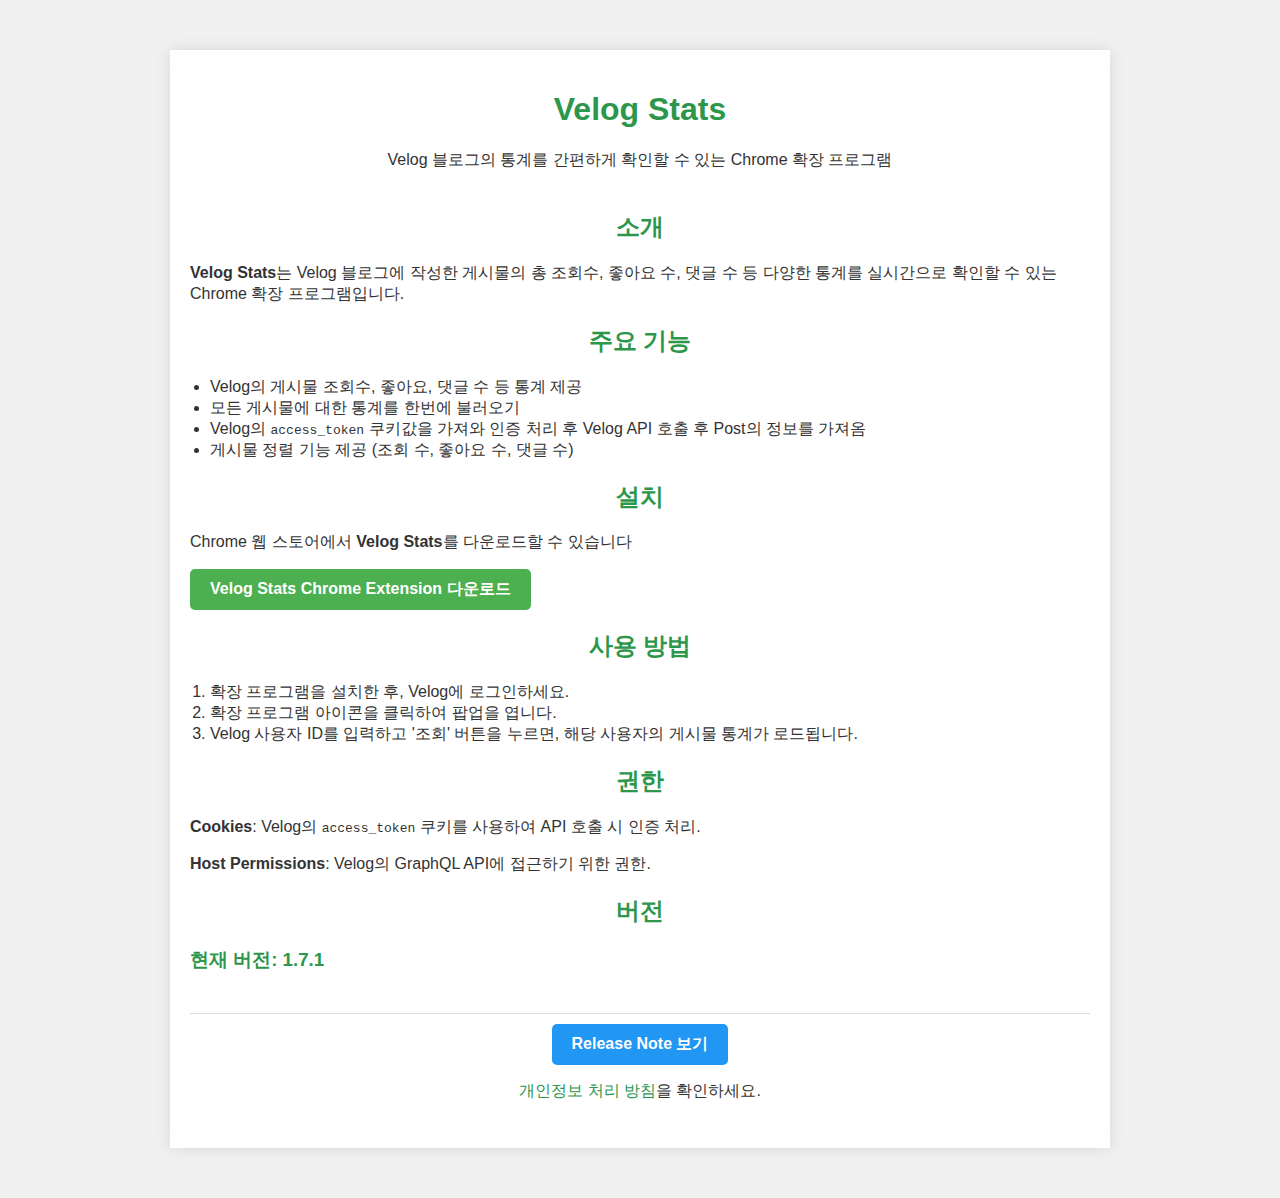
<file: pages/index.html>
<!DOCTYPE html>
<html lang="ko">
  <head>
    <meta charset="UTF-8" />
    <meta name="viewport" content="width=device-width, initial-scale=1.0" />
    <title>Velog Stats</title>
    <link rel="stylesheet" href="index_styles.css" />
  </head>
  <body>
    <div class="container">
      <header>
        <h1>Velog Stats</h1>
        <p>
          Velog 블로그의 통계를 간편하게 확인할 수 있는 Chrome 확장 프로그램
        </p>
      </header>

      <section class="intro">
        <h2>소개</h2>
        <p>
          <strong>Velog Stats</strong>는 Velog 블로그에 작성한 게시물의 총
          조회수, 좋아요 수, 댓글 수 등 다양한 통계를 실시간으로 확인할 수 있는
          Chrome 확장 프로그램입니다.
        </p>
      </section>

      <section class="features">
        <h2>주요 기능</h2>
        <ul>
          <li>Velog의 게시물 조회수, 좋아요, 댓글 수 등 통계 제공</li>
          <li>모든 게시물에 대한 통계를 한번에 불러오기</li>
          <li>
            Velog의 <code>access_token</code> 쿠키값을 가져와 인증 처리 후 Velog
            API 호출 후 Post의 정보를 가져옴
          </li>
          <li>게시물 정렬 기능 제공 (조회 수, 좋아요 수, 댓글 수)</li>
        </ul>
      </section>

      <section class="installation">
        <h2>설치</h2>
        <p>
          Chrome 웹 스토어에서 <strong>Velog Stats</strong>를 다운로드할 수
          있습니다
        </p>
        <a
          href="https://chromewebstore.google.com/detail/velog-stats/dgdmogoodedabnaklhlohncclnjalfad?authuser=0&hl=en"
          class="btn"
          >Velog Stats Chrome Extension 다운로드</a
        >
      </section>

      <section class="usage">
        <h2>사용 방법</h2>
        <ol>
          <li>확장 프로그램을 설치한 후, Velog에 로그인하세요.</li>
          <li>확장 프로그램 아이콘을 클릭하여 팝업을 엽니다.</li>
          <li>
            Velog 사용자 ID를 입력하고 '조회' 버튼을 누르면, 해당 사용자의
            게시물 통계가 로드됩니다.
          </li>
        </ol>
      </section>

      <section class="permissions">
        <h2>권한</h2>
        <p>
          <strong>Cookies</strong>: Velog의 <code>access_token</code> 쿠키를
          사용하여 API 호출 시 인증 처리.
        </p>
        <p>
          <strong>Host Permissions</strong>: Velog의 GraphQL API에 접근하기 위한
          권한.
        </p>
      </section>

      <section class="release-notes">
        <h2>버전</h2>
        <h3>현재 버전: 1.7.1</h3>
      </section>

      <footer>
        <a href="release-notes.html" class="btn-secondary">Release Note 보기</a>
        <p>
          <a href="../privacy-policy.md">개인정보 처리 방침</a>을 확인하세요.
        </p>
      </footer>
    </div>
  </body>
</html>
</file>
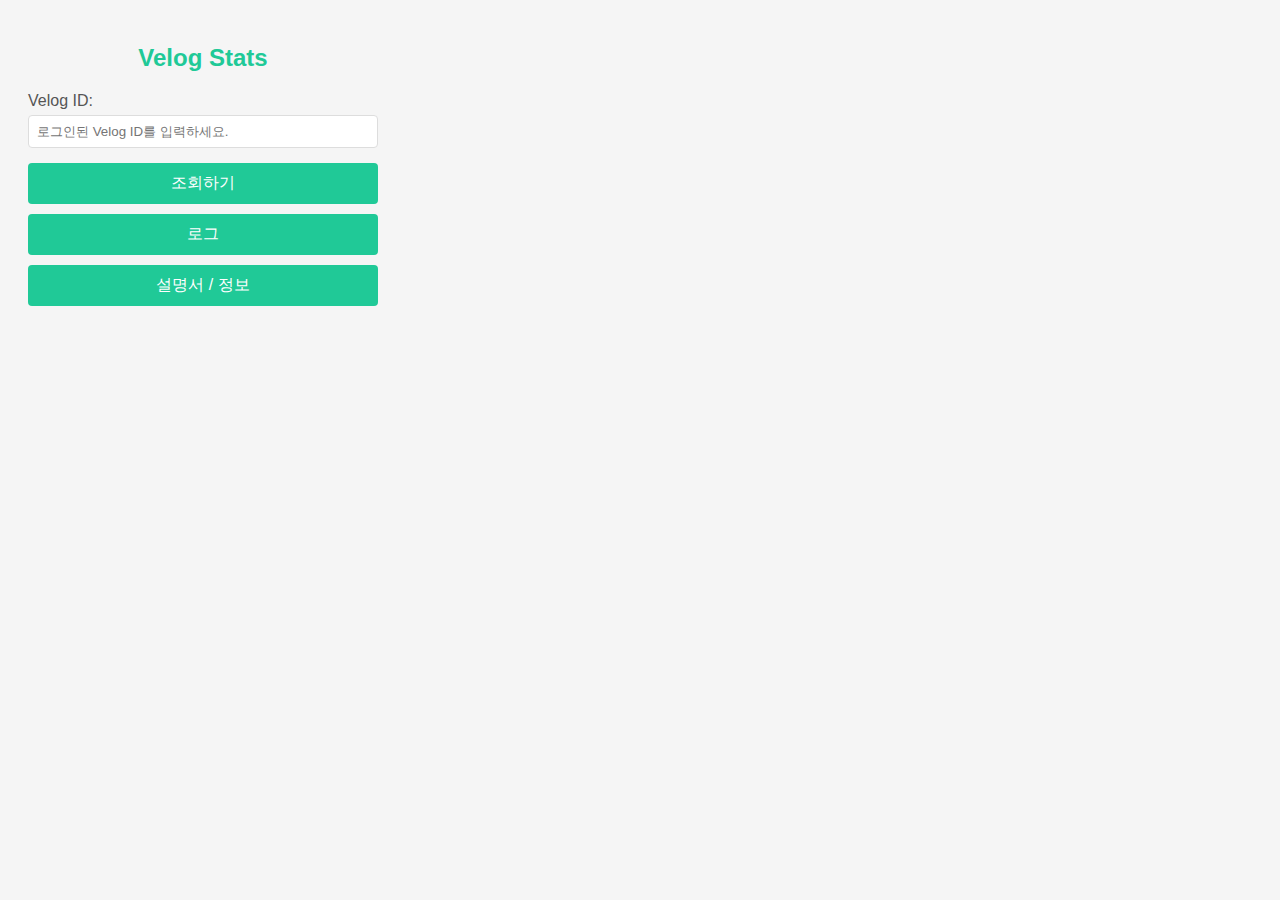
<file: popup.html>
<!DOCTYPE html>
<html lang="ko">
  <head>
    <meta charset="UTF-8" />
    <meta name="viewport" content="width=device-width, initial-scale=1.0" />
    <title>Velog 통계</title>
    <link rel="stylesheet" href="styles.css" />
  </head>
  <body>
    <h1>Velog Stats</h1>
    <form id="auth-form">
      <div class="form-group">
        <label for="userId">Velog ID:</label>
        <input
          type="text"
          id="userId"
          placeholder="로그인된 Velog ID를 입력하세요."
          required
        />
      </div>
      <button type="submit">조회하기</button>
    </form>
    <button id="manual-button">설명서 / 정보</button>
    <div id="stats"></div>

    <div id="manual-modal" class="modal">
      <div class="modal-content">
        <span class="close">&times;</span>
        <h2>Velog Stats 설명서</h2>
        <p>Velog ID: 본인의 Velog ID를 입력하세요.</p>
        <p>
          나의 ID 확인하기: Velog 로그인 > 내 벨로그 > url 확인
          (velog.io/@{ID}/posts)
        </p>
        <p>
          Velog를 로그인 후 Velog 사이트에서 프로그램을 실행시키면
          access_token을 추출하여 api를 호출 하여 Velog의 통계를 볼 수 있는
          Chrome Extension 입니다.
        </p>
        <p>데이터를 저장하지 않는 HTML, JS로만 이루어져 있습니다.</p>
        <div class="author-info">
          <p>
            GitHub:
            <a href="https://github.com/sssungjin/Velog-Stats" target="_blank"
              >Velog Stats</a
            >
          </p>
          <p>
            Velog:
            <a href="https://velog.io/@sssungjin" target="_blank">@sssungjin</a>
          </p>
          <p>
            Email:
            <a href="mailto:dkdlwls576@gmail.com">dkdlwls576@gmail.com</a>
          </p>
        </div>
      </div>
    </div>

    <script type="module" src="popup.js"></script>
  </body>
</html>
</file>
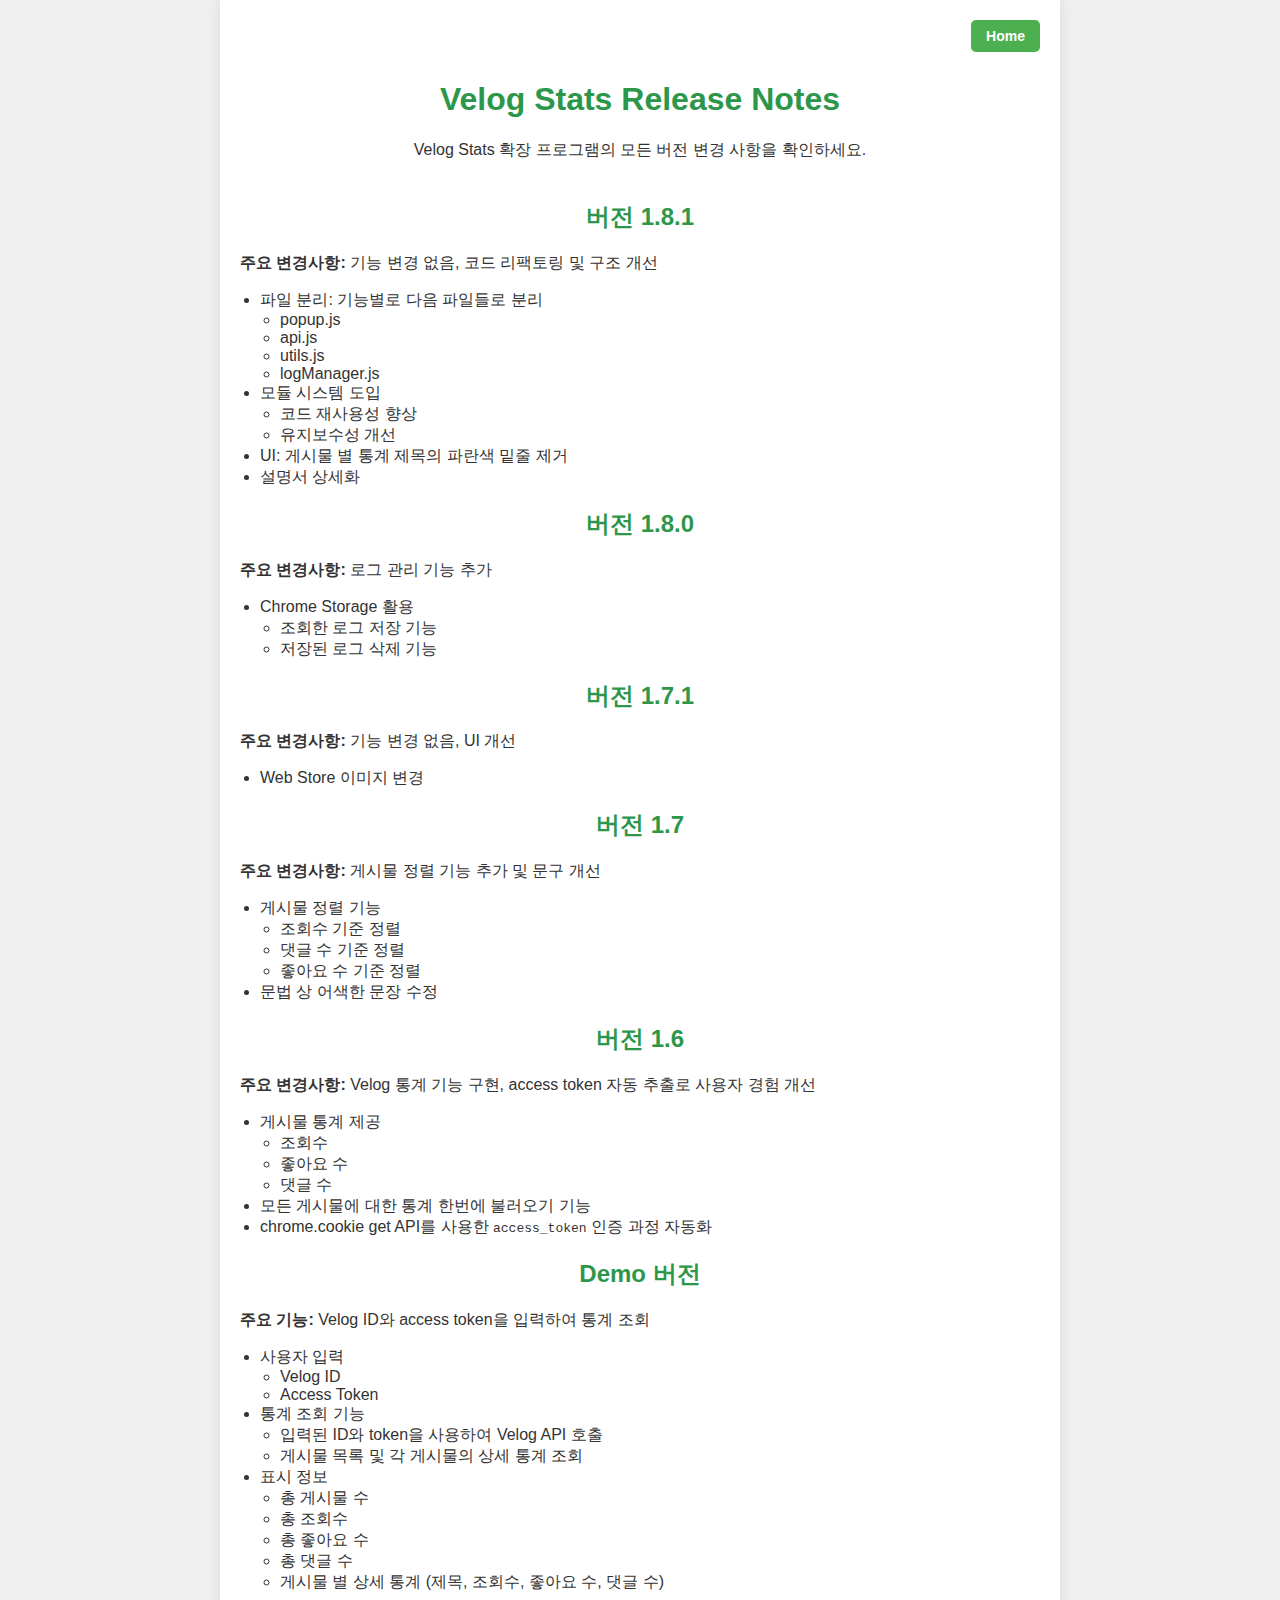
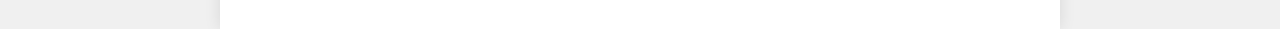
<file: pages/release-notes.html>
<!DOCTYPE html>
<html lang="ko">
  <head>
    <meta charset="UTF-8" />
    <meta name="viewport" content="width=device-width, initial-scale=1.0" />
    <title>Velog Stats Release Notes</title>
    <link rel="stylesheet" href="index_styles.css" />
    <link rel="icon" href="../icon/favicon.png" type="image/x-icon" />
    <style>
      .container {
        position: relative;
        padding-top: 60px;
        max-width: 800px;
        margin: 0 auto;
      }
      .home-button {
        position: absolute;
        top: 20px;
        right: 20px;
        padding: 8px 15px;
        background-color: #4caf50;
        color: white;
        text-decoration: none;
        border-radius: 5px;
        font-size: 14px;
        font-weight: bold;
      }
      @media (max-width: 600px) {
        .container {
          padding-top: 80px;
        }
        .home-button {
          top: 10px;
          right: 10px;
        }
        header h1 {
          font-size: 24px;
        }
        header p {
          font-size: 14px;
        }
      }
    </style>
  </head>
  <body>
    <div class="container">
      <a href="index.html" class="home-button">Home</a>
      <header>
        <h1>Velog Stats Release Notes</h1>
        <p>Velog Stats 확장 프로그램의 모든 버전 변경 사항을 확인하세요.</p>
      </header>

      <section class="release-notes">
        <h2>버전 1.8.1</h2>
        <p>
          <strong>주요 변경사항:</strong> 기능 변경 없음, 코드 리팩토링 및 구조
          개선
        </p>
        <ul>
          <li>
            파일 분리: 기능별로 다음 파일들로 분리
            <ul>
              <li>popup.js</li>
              <li>api.js</li>
              <li>utils.js</li>
              <li>logManager.js</li>
            </ul>
          </li>
          <li>
            모듈 시스템 도입
            <ul>
              <li>코드 재사용성 향상</li>
              <li>유지보수성 개선</li>
            </ul>
          </li>
          <li>UI: 게시물 별 통계 제목의 파란색 밑줄 제거</li>
          <li>설명서 상세화</li>
        </ul>

        <h2>버전 1.8.0</h2>
        <p><strong>주요 변경사항:</strong> 로그 관리 기능 추가</p>
        <ul>
          <li>
            Chrome Storage 활용
            <ul>
              <li>조회한 로그 저장 기능</li>
              <li>저장된 로그 삭제 기능</li>
            </ul>
          </li>
        </ul>

        <h2>버전 1.7.1</h2>
        <p><strong>주요 변경사항:</strong> 기능 변경 없음, UI 개선</p>
        <ul>
          <li>Web Store 이미지 변경</li>
        </ul>

        <h2>버전 1.7</h2>
        <p>
          <strong>주요 변경사항:</strong> 게시물 정렬 기능 추가 및 문구 개선
        </p>
        <ul>
          <li>
            게시물 정렬 기능
            <ul>
              <li>조회수 기준 정렬</li>
              <li>댓글 수 기준 정렬</li>
              <li>좋아요 수 기준 정렬</li>
            </ul>
          </li>
          <li>문법 상 어색한 문장 수정</li>
        </ul>

        <h2>버전 1.6</h2>
        <p>
          <strong>주요 변경사항:</strong> Velog 통계 기능 구현, access token
          자동 추출로 사용자 경험 개선
        </p>
        <ul>
          <li>
            게시물 통계 제공
            <ul>
              <li>조회수</li>
              <li>좋아요 수</li>
              <li>댓글 수</li>
            </ul>
          </li>
          <li>모든 게시물에 대한 통계 한번에 불러오기 기능</li>
          <li>
            chrome.cookie get API를 사용한 <code>access_token</code> 인증 과정
            자동화
          </li>
        </ul>

        <h2>Demo 버전</h2>
        <p>
          <strong>주요 기능:</strong> Velog ID와 access token을 입력하여 통계
          조회
        </p>
        <ul>
          <li>
            사용자 입력
            <ul>
              <li>Velog ID</li>
              <li>Access Token</li>
            </ul>
          </li>
          <li>
            통계 조회 기능
            <ul>
              <li>입력된 ID와 token을 사용하여 Velog API 호출</li>
              <li>게시물 목록 및 각 게시물의 상세 통계 조회</li>
            </ul>
          </li>
          <li>
            표시 정보
            <ul>
              <li>총 게시물 수</li>
              <li>총 조회수</li>
              <li>총 좋아요 수</li>
              <li>총 댓글 수</li>
              <li>게시물 별 상세 통계 (제목, 조회수, 좋아요 수, 댓글 수)</li>
            </ul>
          </li>
        </ul>
      </section>
    </div>
  </body>
</html>
</file>
<file: pages/index_styles.css>
body {
  font-family: "Arial", sans-serif;
  background-color: #f0f0f0;
  color: #333;
  margin: 0;
  padding: 0;
}

.container {
  max-width: 900px;
  margin: 50px auto;
  padding: 20px;
  background-color: #fff;
  box-shadow: 0 0 15px rgba(0, 0, 0, 0.1);
}

h1,
h2 {
  color: #2c974b;
  text-align: center;
}

header {
  text-align: center;
  margin-bottom: 40px;
}

h3,
h4 {
  color: #2c974b;
}

ul,
ol {
  padding-left: 20px;
}

footer {
  text-align: center;
  margin-top: 40px;
  padding: 10px 0;
  border-top: 1px solid #ddd;
}

footer a {
  color: #2c974b;
  text-decoration: none;
}

footer a:hover {
  text-decoration: underline;
}

.btn {
  display: inline-block;
  padding: 10px 20px;
  background-color: #4caf50;
  color: white;
  text-decoration: none;
  border-radius: 5px;
  font-weight: bold;
}

.btn:hover {
  background-color: #45a049;
}

.btn-secondary {
  display: inline-block;
  padding: 10px 20px;
  background-color: #2196f3;
  color: white;
  text-decoration: none;
  border-radius: 5px;
  font-weight: bold;
}

.btn-secondary:hover {
  background-color: #0b7dda;
}
</file>
<file: styles.css>
body {
  font-family: "Segoe UI", Tahoma, Geneva, Verdana, sans-serif;
  padding: 20px;
  width: 350px;
  background-color: #f5f5f5;
  color: #333;
}

h1 {
  font-size: 24px;
  color: #20c997;
  text-align: center;
  margin-bottom: 20px;
}

.form-group {
  margin-bottom: 15px;
}

label {
  display: block;
  margin-bottom: 5px;
  color: #555;
}

input {
  width: 100%;
  padding: 8px;
  border: 1px solid #ddd;
  border-radius: 4px;
  box-sizing: border-box;
}

button {
  width: 100%;
  padding: 10px;
  background-color: #20c997;
  color: white;
  border: none;
  border-radius: 4px;
  cursor: pointer;
  font-size: 16px;
  transition: background-color 0.3s;
  margin-bottom: 10px;
}

button:hover {
  background-color: #18a77b;
}

#stats {
  margin-top: 20px;
  background-color: white;
  border-radius: 8px;
  padding: 15px;
  box-shadow: 0 2px 4px rgba(0, 0, 0, 0.1);
  display: none;
}

.summary {
  text-align: center;
  margin-bottom: 15px;
}

.summary h2 {
  color: #20c997;
  margin-bottom: 10px;
}

.summary p {
  margin: 5px 0;
  font-size: 16px;
}

.post-item {
  background-color: #f9f9f9;
  border-radius: 4px;
  padding: 10px;
  margin-bottom: 10px;
}

.post-item strong {
  color: #20c997;
}

.loading {
  color: #20c997;
  text-align: center;
  font-weight: bold;
}

.error {
  color: #dc3545;
  text-align: center;
  font-weight: bold;
}

.modal {
  display: none;
  position: fixed;
  z-index: 1;
  left: 0;
  top: 0;
  width: 100%;
  height: 100%;
  overflow: auto;
  background-color: rgba(0, 0, 0, 0.4);
}

.modal-content {
  background-color: #fefefe;
  margin: 15% auto;
  padding: 20px;
  border: 1px solid #888;
  width: 80%;
  border-radius: 5px;
}

.close {
  color: #aaa;
  float: right;
  font-size: 28px;
  font-weight: bold;
}

.close:hover,
.close:focus {
  color: black;
  text-decoration: none;
  cursor: pointer;
}

.author-info {
  margin-top: 20px;
  padding-top: 10px;
  border-top: 1px solid #ddd;
  font-size: 0.9em;
  color: #666;
}

.author-info p {
  margin: 5px 0;
}

.author-info a {
  color: #5661ff;
  text-decoration: none;
}

.author-info a:hover {
  text-decoration: underline;
}
</file>
